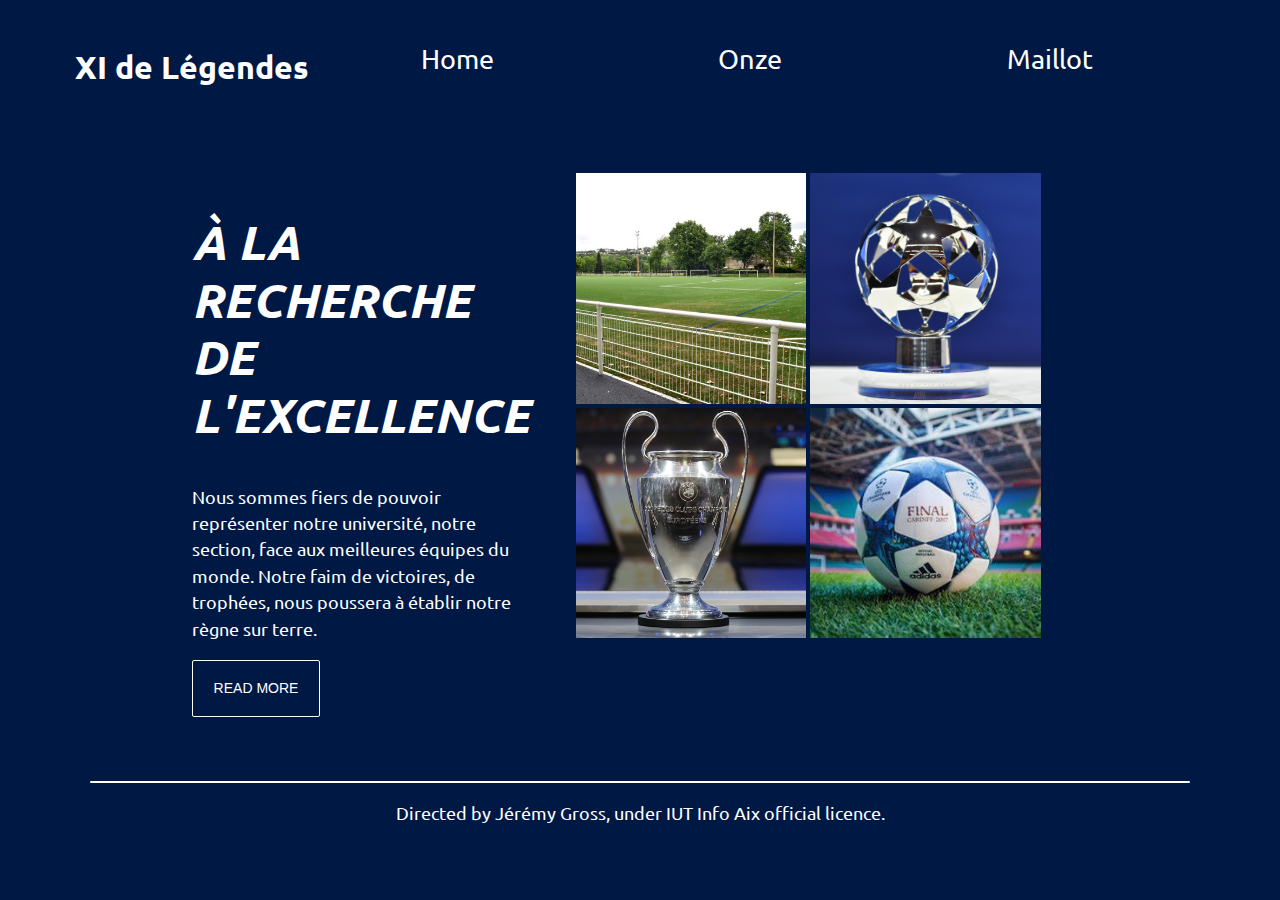
<file: index.html>
<!DOCTYPE html>
<html>
    <head>
        <meta charset="utf-8">
        <title> XI de Légendes </title>
        <meta name="description" content="XI de légendes IUT Aix"/>
        <meta name="keywords" content="foot, onze, maillot, équipes"/>
        <meta name="author" content="Jérémy Gross" />
        <link rel="stylesheet" href="style.css"/>
        <link rel="icon" href="img/icon.png" />
    </head> 
    <body>
        <header>
            <h1>
                XI de Légendes
            </h1>
            <nav>
                <ul>
                    <li>
                        <a href="index.html"> Home </a>
                    </li>
                    <li>
                        <a href="onze.html"> Onze </a>
                    </li>
                    <li>
                        <a href="maillot.html"> Maillot </a>
                    </li>
                </ul>
            </nav>
        </header>
        <section>
            <article id="art-1">
                <h2>
                    à la recherche de l'excellence
                </h2>
                <p>
                    Nous sommes fiers de pouvoir représenter notre université, notre section, face aux meilleures équipes du monde. 
                    Notre faim de victoires, de trophées, nous poussera à établir notre règne sur terre.
                </p>
                <a class="custom-button" target="_blank" href="" target="_blank"> READ MORE </a>
            </article>
            <article id="art-2">
                <div>
                    <img src="img/img_home_1.jpeg" alt="">
                    <img src="img/img_home_3.jpg" alt="">
                </div>
                <div>
                    <img src="img/img_home_2.jpg" alt="">
                    <img src="img/img_home_4.jpg" alt="">
                </div>
            </article>
        </section>
        <footer>
            <div id="trt"></div>
            <p> Directed by Jérémy Gross, under IUT Info Aix official licence. </p>
        </footer>
    </body>
</html>
</file>
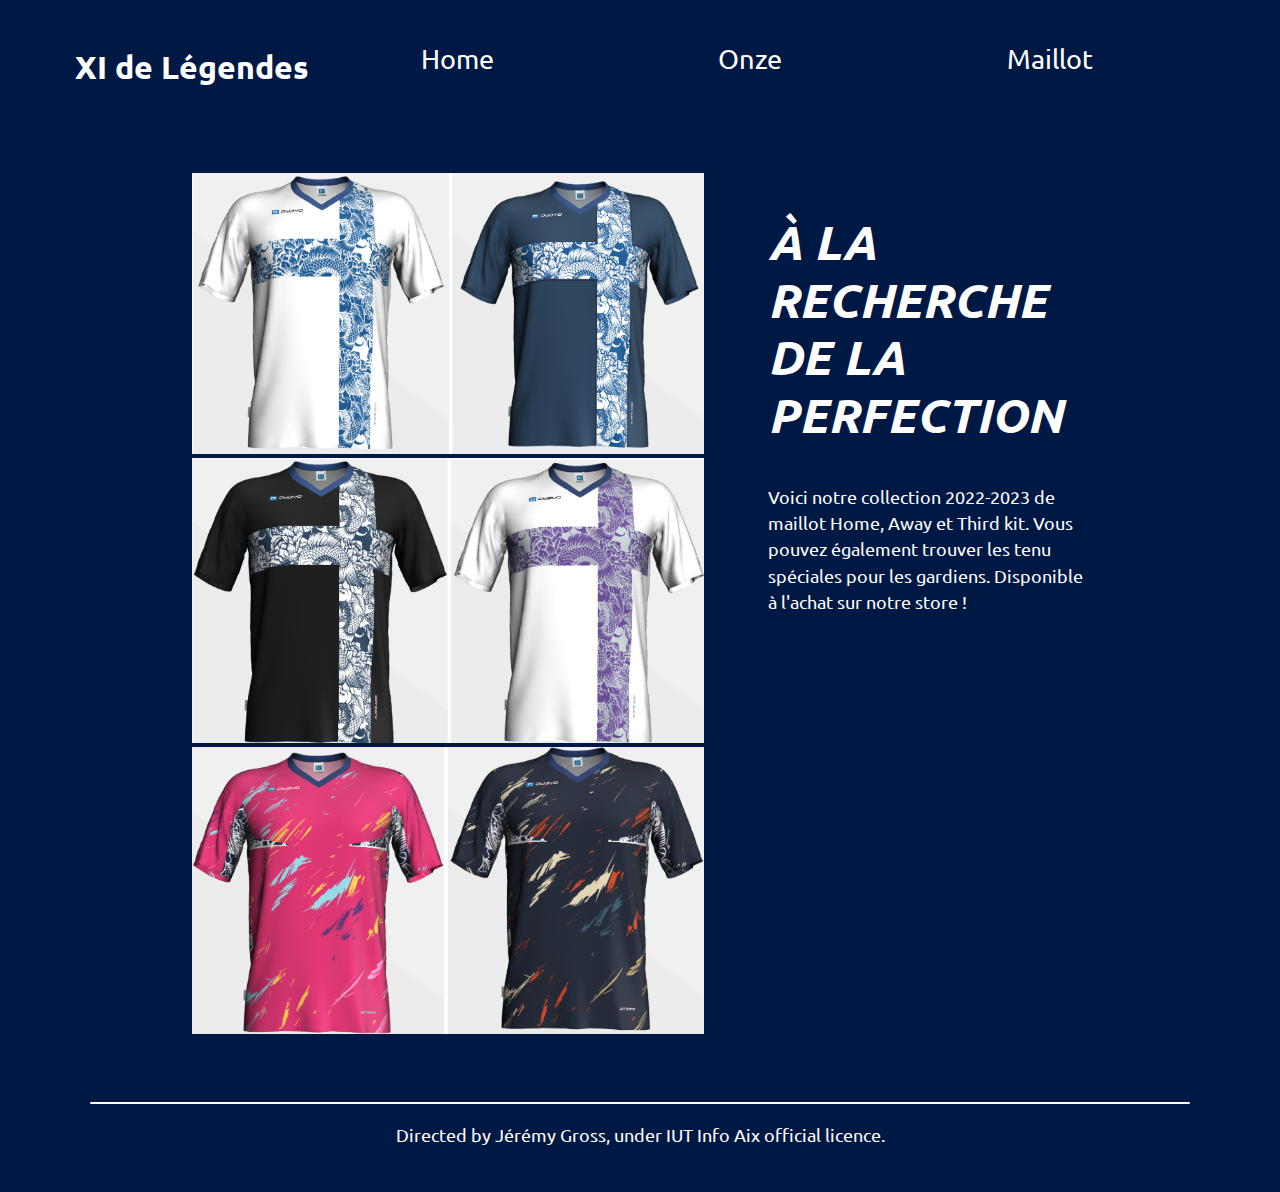
<file: maillot.html>
<!DOCTYPE html>
<html>
    <head>
        <meta charset="utf-8">
        <title> XI de Légendes </title>
        <meta name="description" content="XI de légendes IUT Aix"/>
        <meta name="keywords" content="foot, onze, maillot, équipes"/>
        <meta name="author" content="Jérémy Gross" />
        <link rel="stylesheet" href="maillot.css"/>
        <link rel="icon" href="img/icon.png" />
    </head> 
    <body>
        <header>
            <h1>
                XI de Légendes
            </h1>
            <nav>
                <ul>
                    <li>
                        <a href="index.html"> Home </a>
                    </li>
                    <li>
                        <a href="onze.html"> Onze </a>
                    </li>
                    <li>
                        <a href="maillot.html"> Maillot </a>
                    </li>
                </ul>
            </nav>
        </header>
        <section>
            <article id="art-2">
                <img src="img/maillots_home.png" alt="">
                <img src="img/maillot_extérieur.png" alt="">
                <img src="img/maillot_3.png" alt="">
            </article>
            <article id="art-1">
                <h2>
                    à la recherche de la perfection
                </h2>
                <p>
                    Voici notre collection 2022-2023 de maillot Home, Away et Third kit. Vous pouvez également trouver les tenu spéciales pour les 
                    gardiens. Disponible à l'achat sur notre store !
                </p>
            </article>
        </section>
        <footer>
            <div id="trt"></div>
            <p> Directed by Jérémy Gross, under IUT Info Aix official licence. </p>
        </footer>
    </body>
</html>
</file>
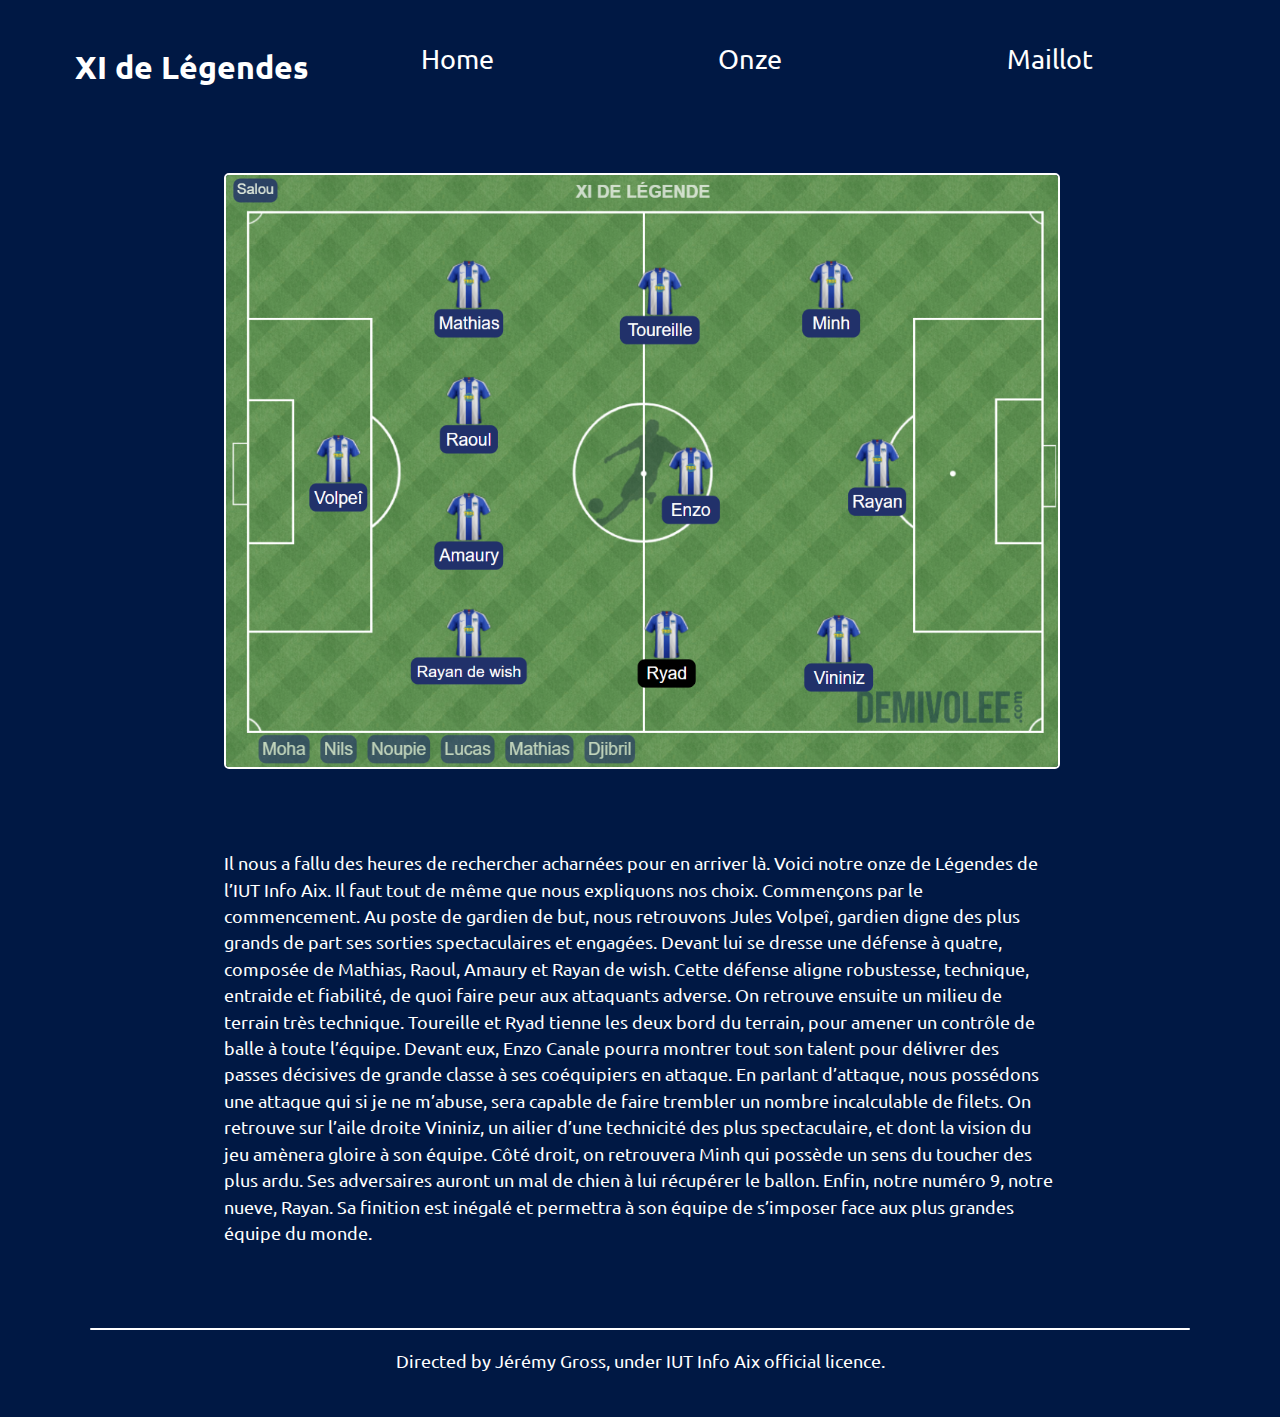
<file: onze.html>
<!DOCTYPE html>
<html>
    <head>
        <meta charset="utf-8">
        <title> XI de Légendes </title>
        <meta name="description" content="XI de légendes IUT Aix"/>
        <meta name="keywords" content="foot, onze, maillot, équipes"/>
        <meta name="author" content="Jérémy Gross" />
        <link rel="stylesheet" href="onze.css"/>
        <link rel="icon" href="img/icon.png" />
    </head>
    <body>
        <header>
            <h1>
                XI de Légendes
            </h1>
            <nav>
                <ul>
                    <li>
                        <a href="index.html"> Home </a>
                    </li>
                    <li>
                        <a href="onze.html"> Onze </a>
                    </li>
                    <li>
                        <a href="maillot.html"> Maillot </a>
                    </li>
                </ul>
            </nav>
        </header>
        <section>
            <article id="art-1">
                <img src="img/XI de légende.png" alt="images de la composition">
            </article>
            <article id="art-2">
                <p>
                    Il nous a fallu des heures de rechercher acharnées pour en arriver là. Voici notre onze de Légendes de l’IUT Info Aix.
                    Il faut tout de même que nous expliquons nos choix. Commençons par le commencement. Au poste de gardien de but, nous 
                    retrouvons Jules Volpeî, gardien digne des plus grands de part ses sorties spectaculaires et engagées.
                    Devant lui se dresse 
                    une défense à quatre, composée de Mathias, Raoul, Amaury et Rayan de wish. Cette défense aligne robustesse, technique, 
                    entraide et fiabilité, de quoi faire peur aux attaquants adverse. On retrouve ensuite un milieu de terrain très technique. 
                    Toureille et Ryad tienne les deux bord du terrain, pour amener un contrôle de balle à toute l’équipe. Devant eux, Enzo Canale 
                    pourra montrer tout son talent pour délivrer des passes décisives de grande classe à ses coéquipiers en attaque. En parlant 
                    d’attaque, nous possédons une attaque qui si je ne m’abuse, sera capable de faire trembler un nombre incalculable de filets. 
                    On retrouve sur l’aile droite Vininiz, un ailier d’une technicité des plus spectaculaire, et dont la vision du jeu amènera 
                    gloire à son équipe. Côté droit, on retrouvera Minh qui possède un sens du toucher des plus ardu. Ses adversaires auront 
                    un mal de chien à lui récupérer le ballon. Enfin, notre numéro 9, notre nueve, Rayan. Sa finition est inégalé et permettra 
                    à son équipe de s’imposer face aux plus grandes équipe du monde.
                </p>
            </article>
        </section>
        <footer>
            <div id="trt"></div>
            <p> Directed by Jérémy Gross, under IUT Info Aix official licence. </p>
        </footer>
    </body>
</html>
</file>
<file: style.css>
@import url('https://fonts.googleapis.com/css2?family=Bangers&family=Ubuntu&display=swap');

body{
    margin: 0;
    padding: 0;
    background-color: #001844;
}

header{
    padding-top: 2%;
    display: flex;
    flex-direction: row;
    justify-content: center;
}

p{
    font-family: 'Ubuntu', sans-serif;
    font-size: 1.1em;
    line-height: 1.5em;
    color: #fff;
}

h1{
    font-family: 'Ubuntu', sans-serif;
    color: #fff;
}

h2{
    font-family: 'Ubuntu', sans-serif;
    font-style: italic;
    text-transform: uppercase;
    color: #fff;
    line-height: 1.2;
    font-size: 48px;
}

nav{
    width: 70%;
    display: flex;
    flex-direction: row;
    justify-content: space-around;
}

nav ul{
    width: 100%;
    display: flex;
    flex-direction: row;
    justify-content: space-around;
    padding-left: 0;
}

nav ul li{
    list-style: none;
    display: flex;
    flex-direction: column;
    align-items: center;
}

nav ul li a{
    text-decoration: none;
    color: #fff;
    font-family: 'Ubuntu', sans-serif;    
    font-size: 1.7em;
}

nav ul li a:hover{
    transition: 0.4s;
    text-decoration: underline;
}

section{
    display: flex;
    flex-direction: row;
    justify-content: center;
    padding-top: 5%;
}

.custom-button {
    width: 40%;
    font-family: 'Open Sans', Helvetica, Arial, sans-serif;
    padding: 20px 20px 20px 20px;
    text-align: center;
    font-size: 14px;
    line-height: 15px;
    outline: none;
    border-radius: 2px;
    cursor: pointer;
    box-shadow: none;
    text-decoration: none;
    display: block;
    box-sizing: border-box;
    color: white;
    border: 1px solid #fff;
    -webkit-touch-callout: none;
    -webkit-user-select: none;
    -khtml-user-select: none;
    -moz-user-select: none;
    -ms-user-select: none;
    user-select: none;
}

.custom-button:hover {
    transition: background-color 0.5s, box-shadow 0.5s, border 0.5s;
}

img{
    width: 45%;
}

#art-1{
    width: 25%;
    margin-right: 5%;
}

#art-2{
    width: 40%;
}

footer{
    padding-top: 5%;
    padding-bottom: 2%;
    display: flex;
    flex-direction: column;
    align-items: center;
}

#trt{
    margin-bottom: 3%;
    background-color: #fff;
    width: 86%;
    height: 2px;
    border-radius: 5px;
    margin: 0 7% 0 7%;
}
</file>
<file: maillot.css>
@import url('https://fonts.googleapis.com/css2?family=Bangers&family=Ubuntu&display=swap');

body{
    margin: 0;
    padding: 0;
    background-color: #001844;
}

header{
    padding-top: 2%;
    display: flex;
    flex-direction: row;
    justify-content: center;
}

p{
    font-family: 'Ubuntu', sans-serif;
    font-size: 1.1em;
    line-height: 1.5em;
    color: #fff;
}

h1{
    font-family: 'Ubuntu', sans-serif;
    color: #fff;
}

h2{
    font-family: 'Ubuntu', sans-serif;
    font-style: italic;
    text-transform: uppercase;
    color: #fff;
    line-height: 1.2;
    font-size: 48px;
}

nav{
    width: 70%;
    display: flex;
    flex-direction: row;
    justify-content: space-around;
}

nav ul{
    width: 100%;
    display: flex;
    flex-direction: row;
    justify-content: space-around;
    padding-left: 0;
}

nav ul li{
    list-style: none;
    display: flex;
    flex-direction: column;
    align-items: center;
}

nav ul li a{
    text-decoration: none;
    color: #fff;
    font-family: 'Ubuntu', sans-serif;    
    font-size: 1.7em;
}

nav ul li a:hover{
    transition: 0.4s;
    text-decoration: underline;
}

section{
    display: flex;
    flex-direction: row;
    justify-content: center;
    padding-top: 5%;
}

.custom-button {
    width: 40%;
    font-family: 'Open Sans', Helvetica, Arial, sans-serif;
    padding: 20px 20px 20px 20px;
    text-align: center;
    font-size: 14px;
    line-height: 15px;
    outline: none;
    border-radius: 2px;
    cursor: pointer;
    box-shadow: none;
    text-decoration: none;
    display: block;
    box-sizing: border-box;
    color: white;
    border: 1px solid #fff;
    -webkit-touch-callout: none;
    -webkit-user-select: none;
    -khtml-user-select: none;
    -moz-user-select: none;
    -ms-user-select: none;
    user-select: none;
}

.custom-button:hover {
    transition: background-color 0.5s, box-shadow 0.5s, border 0.5s;
}

img{
    width: 100%;
}

#art-1{
    width: 25%;
}

#art-2{
    width: 40%;
    margin-right: 5%;
}

footer{
    padding-top: 5%;
    padding-bottom: 2%;
    display: flex;
    flex-direction: column;
    align-items: center;
}

#trt{
    margin-bottom: 3%;
    background-color: #fff;
    width: 86%;
    height: 2px;
    border-radius: 5px;
    margin: 0 7% 0 7%;
}
</file>
<file: onze.css>
@import url('https://fonts.googleapis.com/css2?family=Bangers&family=Ubuntu&display=swap');

body{
    background-color: #001844;
    margin: 0;
    padding: 0;
}

header{
    padding-top: 2%;
    display: flex;
    flex-direction: row;
    justify-content: center;
}

p{
    font-family: 'Ubuntu', sans-serif;
    font-size: 1.1em;
    line-height: 1.5em;
    color: #fff;
}

h1{
    font-family: 'Ubuntu', sans-serif;
    color: #fff;
}

h2{
    font-family: 'Ubuntu', sans-serif;
    font-style: italic;
    text-transform: uppercase;
    color: #fff;
    line-height: 1.2;
    font-size: 48px;
}

nav{
    width: 70%;
    display: flex;
    flex-direction: row;
    justify-content: space-around;
}

nav ul{
    width: 100%;
    display: flex;
    flex-direction: row;
    justify-content: space-around;
    padding-left: 0;
}

nav ul li{
    list-style: none;
    display: flex;
    flex-direction: column;
    align-items: center;
}

nav ul li a{
    text-decoration: none;
    color: #fff;
    font-family: 'Ubuntu', sans-serif;    
    font-size: 1.7em;
}

nav ul li a:hover{
    transition: 0.4s;
    text-decoration: underline;
}

section{
    display: flex;
    flex-direction: column;
    align-items: center;
    padding-top: 5%;
}

img{
    width: 100%;
    border: solid 2px #fff;
    border-radius: 5px;
}

#art-1{
    display: flex;
    flex-direction: row;
    justify-content: space-between;
    width: 65%;
}

#art-2{
    padding-top: 5%;
    width: 65%;
}

footer{
    padding-top: 5%;
    padding-bottom: 2%;
    display: flex;
    flex-direction: column;
    align-items: center;
}

#trt{
    margin-bottom: 3%;
    background-color: #fff;
    width: 86%;
    height: 2px;
    border-radius: 5px;
    margin: 0 7% 0 7%;
}
</file>
